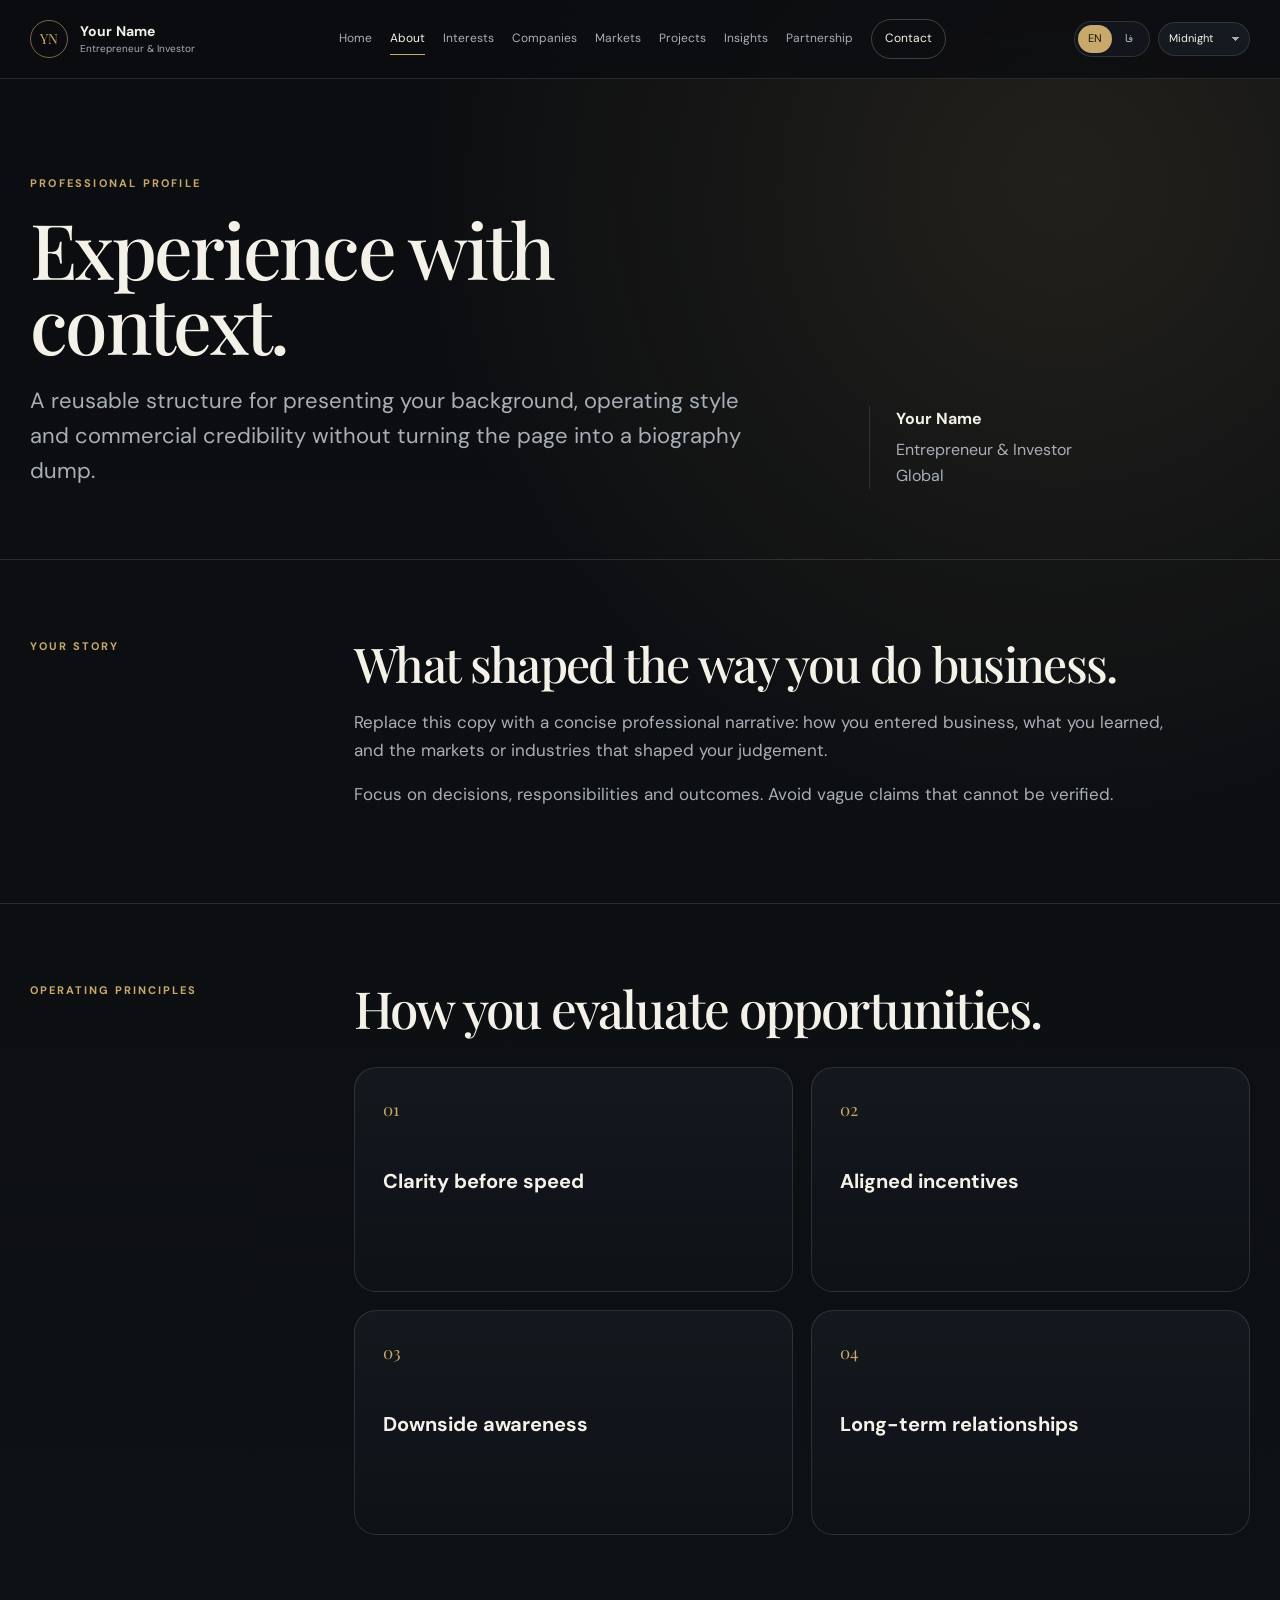
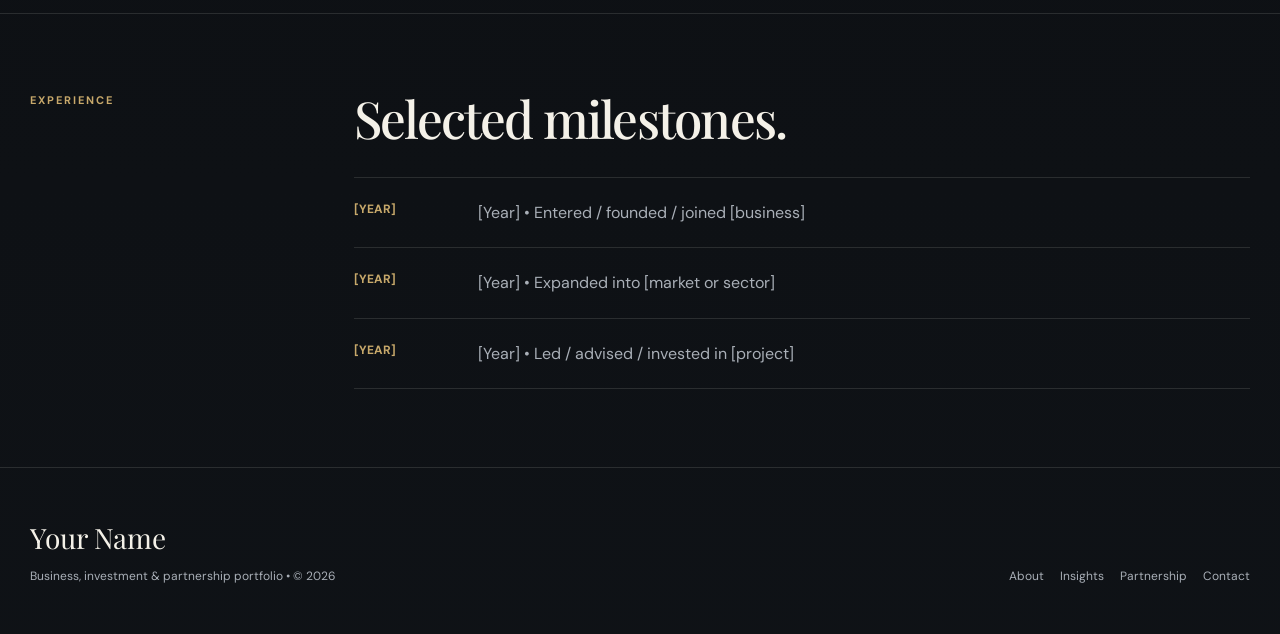
<file: about/index.html>
<!doctype html><html lang="en" dir="ltr" data-theme="midnight"><head><meta charset="utf-8"><meta name="viewport" content="width=device-width,initial-scale=1"><meta name="theme-color" content="#0b0d10"><meta name="description" content="Professional background, experience and operating principles."><meta name="robots" content="index,follow"><meta property="og:type" content="website"><meta property="og:title" content="About"><meta property="og:description" content="Professional background, experience and operating principles."><meta property="og:url" content="https://hoosseinrahimi.github.io/executive-business-portfolio/about/"><meta property="og:image" content=""><meta name="twitter:card" content="summary_large_image"><meta name="twitter:title" content="About"><meta name="twitter:description" content="Professional background, experience and operating principles."><meta name="twitter:image" content=""><link rel="canonical" href="https://hoosseinrahimi.github.io/executive-business-portfolio/about/"><link rel="icon" href="../assets/favicon.svg" type="image/svg+xml"><link rel="manifest" href="../site.webmanifest"><link rel="stylesheet" href="../assets/styles.css"><title>About</title><script>try{document.documentElement.dataset.theme=localStorage.getItem('business-template-theme')||'midnight'}catch(e){}</script><script id="structured-data" type="application/ld+json"></script></head><body data-page="about" data-root="../"><a class="skip-link" href="#main" data-i18n="ui.skip">Skip to content</a><div id="site-header"></div><main id="main"><section class="page-hero"><div class="container page-hero-grid"><div class="reveal"><div class="eyebrow" data-i18n="about.eyebrow">Professional profile</div><h1 data-i18n="about.title">Experience with context.</h1><p data-i18n="about.intro">A reusable structure for presenting your background, operating style and commercial credibility without turning the page into a biography dump.</p></div><div class="page-meta reveal"><strong data-owner>Your Name</strong><span data-role>Entrepreneur & Investor</span><br><span data-location>Global</span></div></div></section><section class="page-section"><div class="container content-grid"><div class="side-label" data-i18n="about.storyLabel">Your story</div><div class="prose reveal"><h2 data-i18n="about.storyTitle">What shaped the way you do business.</h2><p data-i18n="about.storyP1">Replace this copy with a concise professional narrative.</p><p data-i18n="about.storyP2">Focus on decisions, responsibilities and outcomes.</p></div></div></section><section class="page-section"><div class="container content-grid"><div class="side-label" data-i18n="about.principlesLabel">Operating principles</div><div><h2 class="section-title reveal" data-i18n="about.principlesTitle">How you evaluate opportunities.</h2><div class="grid grid-2" style="margin-top:32px"><article class="card reveal"><div class="card-index">01</div><h3 data-i18n="about.p1">Clarity before speed</h3></article><article class="card reveal"><div class="card-index">02</div><h3 data-i18n="about.p2">Aligned incentives</h3></article><article class="card reveal"><div class="card-index">03</div><h3 data-i18n="about.p3">Downside awareness</h3></article><article class="card reveal"><div class="card-index">04</div><h3 data-i18n="about.p4">Long-term relationships</h3></article></div></div></div></section><section class="page-section"><div class="container content-grid"><div class="side-label" data-i18n="about.experienceLabel">Experience</div><div><h2 class="section-title reveal" data-i18n="about.experienceTitle">Selected milestones.</h2><div class="timeline" style="margin-top:32px"><div class="timeline-item reveal"><div class="timeline-year">[YEAR]</div><p data-i18n="about.milestone1">[Year] • Entered / founded / joined [business]</p></div><div class="timeline-item reveal"><div class="timeline-year">[YEAR]</div><p data-i18n="about.milestone2">[Year] • Expanded into [market or sector]</p></div><div class="timeline-item reveal"><div class="timeline-year">[YEAR]</div><p data-i18n="about.milestone3">[Year] • Led / advised / invested in [project]</p></div></div></div></div></section></main><div id="site-footer"></div><script src="../assets/config.js"></script><script src="../assets/i18n.js"></script><script src="../assets/components.js"></script><script src="../assets/app.js"></script></body></html>
</file>
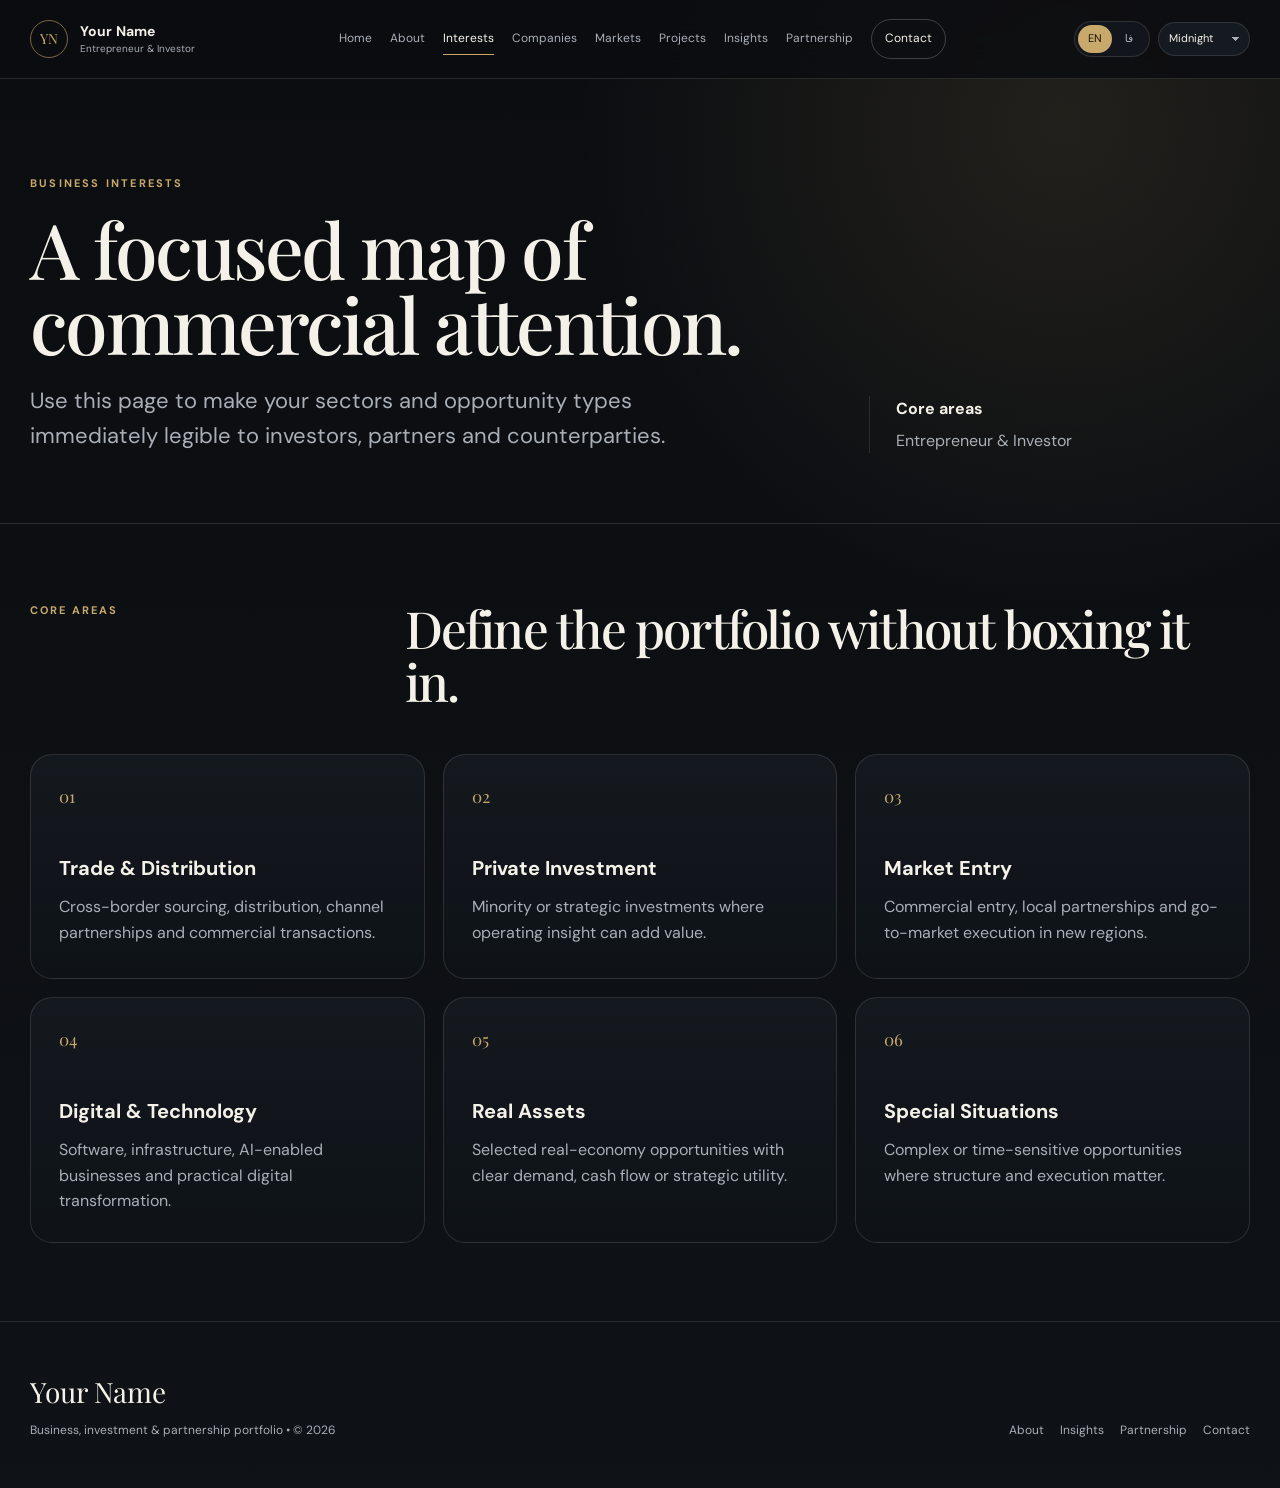
<file: business-interests/index.html>
<!doctype html><html lang="en" dir="ltr" data-theme="midnight"><head><meta charset="utf-8"><meta name="viewport" content="width=device-width,initial-scale=1"><meta name="theme-color" content="#0b0d10"><meta name="description" content="Commercial sectors, investment themes and opportunity types."><meta name="robots" content="index,follow"><meta property="og:type" content="website"><meta property="og:title" content="Business Interests"><meta property="og:description" content="Commercial sectors, investment themes and opportunity types."><meta property="og:url" content="https://hoosseinrahimi.github.io/executive-business-portfolio/business-interests/"><meta property="og:image" content=""><meta name="twitter:card" content="summary_large_image"><meta name="twitter:title" content="Business Interests"><meta name="twitter:description" content="Commercial sectors, investment themes and opportunity types."><meta name="twitter:image" content=""><link rel="canonical" href="https://hoosseinrahimi.github.io/executive-business-portfolio/business-interests/"><link rel="icon" href="../assets/favicon.svg" type="image/svg+xml"><link rel="manifest" href="../site.webmanifest"><link rel="stylesheet" href="../assets/styles.css"><title>Business Interests</title><script>try{document.documentElement.dataset.theme=localStorage.getItem('business-template-theme')||'midnight'}catch(e){}</script><script id="structured-data" type="application/ld+json"></script></head><body data-page="interests" data-root="../"><a class="skip-link" href="#main" data-i18n="ui.skip">Skip to content</a><div id="site-header"></div><main id="main"><section class="page-hero"><div class="container page-hero-grid"><div class="reveal"><div class="eyebrow" data-i18n="interests.eyebrow">Business interests</div><h1 data-i18n="interests.title">A focused map of commercial attention.</h1><p data-i18n="interests.intro">Use this page to make your sectors and opportunity types immediately legible.</p></div><div class="page-meta reveal"><strong data-i18n="interests.label">Core areas</strong><span data-role>Entrepreneur & Investor</span></div></div></section><section class="page-section"><div class="container"><div class="section-head reveal"><div class="section-kicker" data-i18n="interests.label">Core areas</div><div><h2 class="section-title" data-i18n="interests.title2">Define the portfolio without boxing it in.</h2></div></div><div class="grid grid-3"><article class="card reveal"><div class="card-index">01</div><h3 data-i18n="interests.c1">Trade & Distribution</h3><p data-i18n="interests.c1p">Cross-border sourcing, distribution and transactions.</p></article><article class="card reveal"><div class="card-index">02</div><h3 data-i18n="interests.c2">Private Investment</h3><p data-i18n="interests.c2p">Strategic investments where operating insight can add value.</p></article><article class="card reveal"><div class="card-index">03</div><h3 data-i18n="interests.c3">Market Entry</h3><p data-i18n="interests.c3p">Commercial entry and go-to-market execution.</p></article><article class="card reveal"><div class="card-index">04</div><h3 data-i18n="interests.c4">Digital & Technology</h3><p data-i18n="interests.c4p">Software, infrastructure and AI-enabled businesses.</p></article><article class="card reveal"><div class="card-index">05</div><h3 data-i18n="interests.c5">Real Assets</h3><p data-i18n="interests.c5p">Real-economy opportunities with clear utility.</p></article><article class="card reveal"><div class="card-index">06</div><h3 data-i18n="interests.c6">Special Situations</h3><p data-i18n="interests.c6p">Complex opportunities where structure and execution matter.</p></article></div></div></section></main><div id="site-footer"></div><script src="../assets/config.js"></script><script src="../assets/i18n.js"></script><script src="../assets/components.js"></script><script src="../assets/app.js"></script></body></html>
</file>
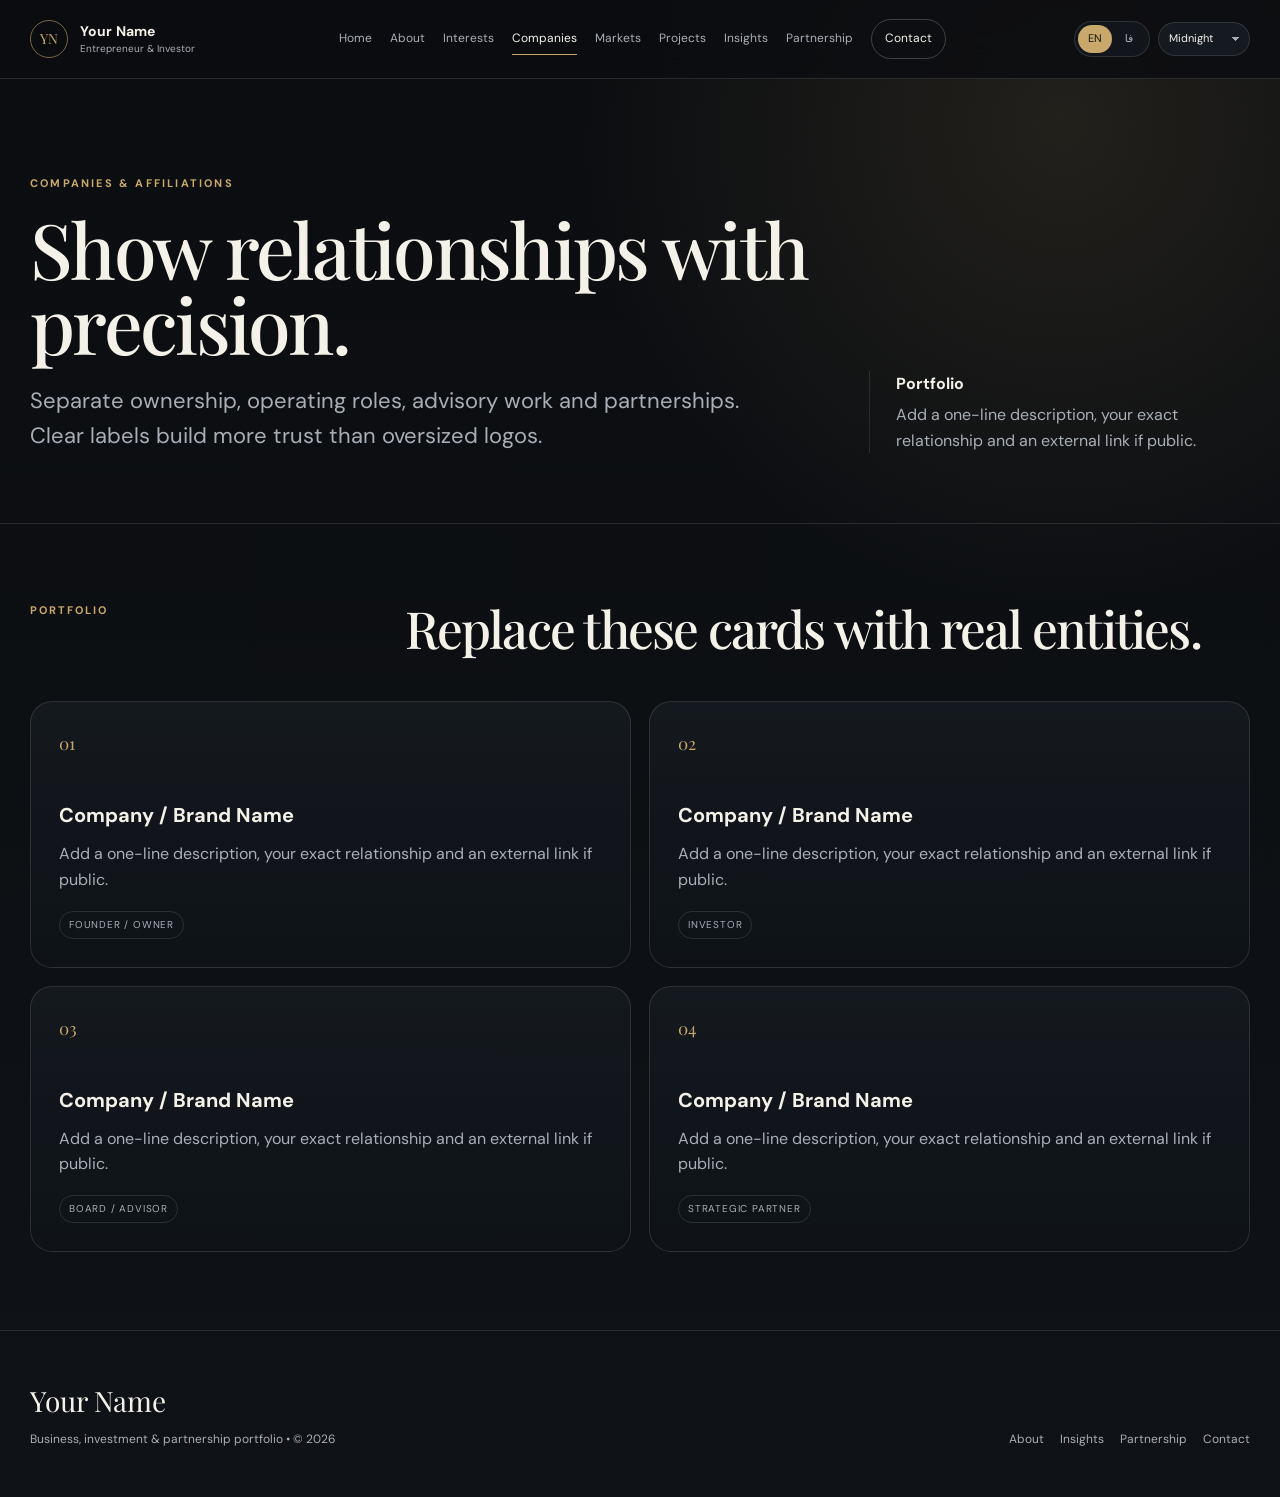
<file: companies/index.html>
<!doctype html><html lang="en" dir="ltr" data-theme="midnight"><head><meta charset="utf-8"><meta name="viewport" content="width=device-width,initial-scale=1"><meta name="theme-color" content="#0b0d10"><meta name="description" content="Companies, brands, investments and professional affiliations."><meta name="robots" content="index,follow"><meta property="og:type" content="website"><meta property="og:title" content="Companies"><meta property="og:description" content="Companies, brands, investments and professional affiliations."><meta property="og:url" content="https://hoosseinrahimi.github.io/executive-business-portfolio/companies/"><meta property="og:image" content=""><meta name="twitter:card" content="summary_large_image"><meta name="twitter:title" content="Companies"><meta name="twitter:description" content="Companies, brands, investments and professional affiliations."><meta name="twitter:image" content=""><link rel="canonical" href="https://hoosseinrahimi.github.io/executive-business-portfolio/companies/"><link rel="icon" href="../assets/favicon.svg" type="image/svg+xml"><link rel="manifest" href="../site.webmanifest"><link rel="stylesheet" href="../assets/styles.css"><title>Companies</title><script>try{document.documentElement.dataset.theme=localStorage.getItem('business-template-theme')||'midnight'}catch(e){}</script><script id="structured-data" type="application/ld+json"></script></head><body data-page="companies" data-root="../"><a class="skip-link" href="#main" data-i18n="ui.skip">Skip to content</a><div id="site-header"></div><main id="main"><section class="page-hero"><div class="container page-hero-grid"><div class="reveal"><div class="eyebrow" data-i18n="companies.eyebrow">Companies & affiliations</div><h1 data-i18n="companies.title">Show relationships with precision.</h1><p data-i18n="companies.intro">Separate ownership, operating roles, advisory work and partnerships.</p></div><div class="page-meta reveal"><strong data-i18n="companies.label">Portfolio</strong><span data-i18n="companies.note">Add a one-line description and exact relationship.</span></div></div></section><section class="page-section"><div class="container"><div class="section-head reveal"><div class="section-kicker" data-i18n="companies.label">Portfolio</div><div><h2 class="section-title" data-i18n="companies.title2">Replace these cards with real entities.</h2></div></div><div class="grid grid-2"><article class="card reveal"><div class="card-index">01</div><h3 data-i18n="companies.placeholder">Company / Brand Name</h3><p data-i18n="companies.note">Add a one-line description.</p><span class="card-tag" data-i18n="companies.role1">Founder / Owner</span></article><article class="card reveal"><div class="card-index">02</div><h3 data-i18n="companies.placeholder">Company / Brand Name</h3><p data-i18n="companies.note">Add a one-line description.</p><span class="card-tag" data-i18n="companies.role2">Investor</span></article><article class="card reveal"><div class="card-index">03</div><h3 data-i18n="companies.placeholder">Company / Brand Name</h3><p data-i18n="companies.note">Add a one-line description.</p><span class="card-tag" data-i18n="companies.role3">Board / Advisor</span></article><article class="card reveal"><div class="card-index">04</div><h3 data-i18n="companies.placeholder">Company / Brand Name</h3><p data-i18n="companies.note">Add a one-line description.</p><span class="card-tag" data-i18n="companies.role4">Strategic Partner</span></article></div></div></section></main><div id="site-footer"></div><script src="../assets/config.js"></script><script src="../assets/i18n.js"></script><script src="../assets/components.js"></script><script src="../assets/app.js"></script></body></html>
</file>
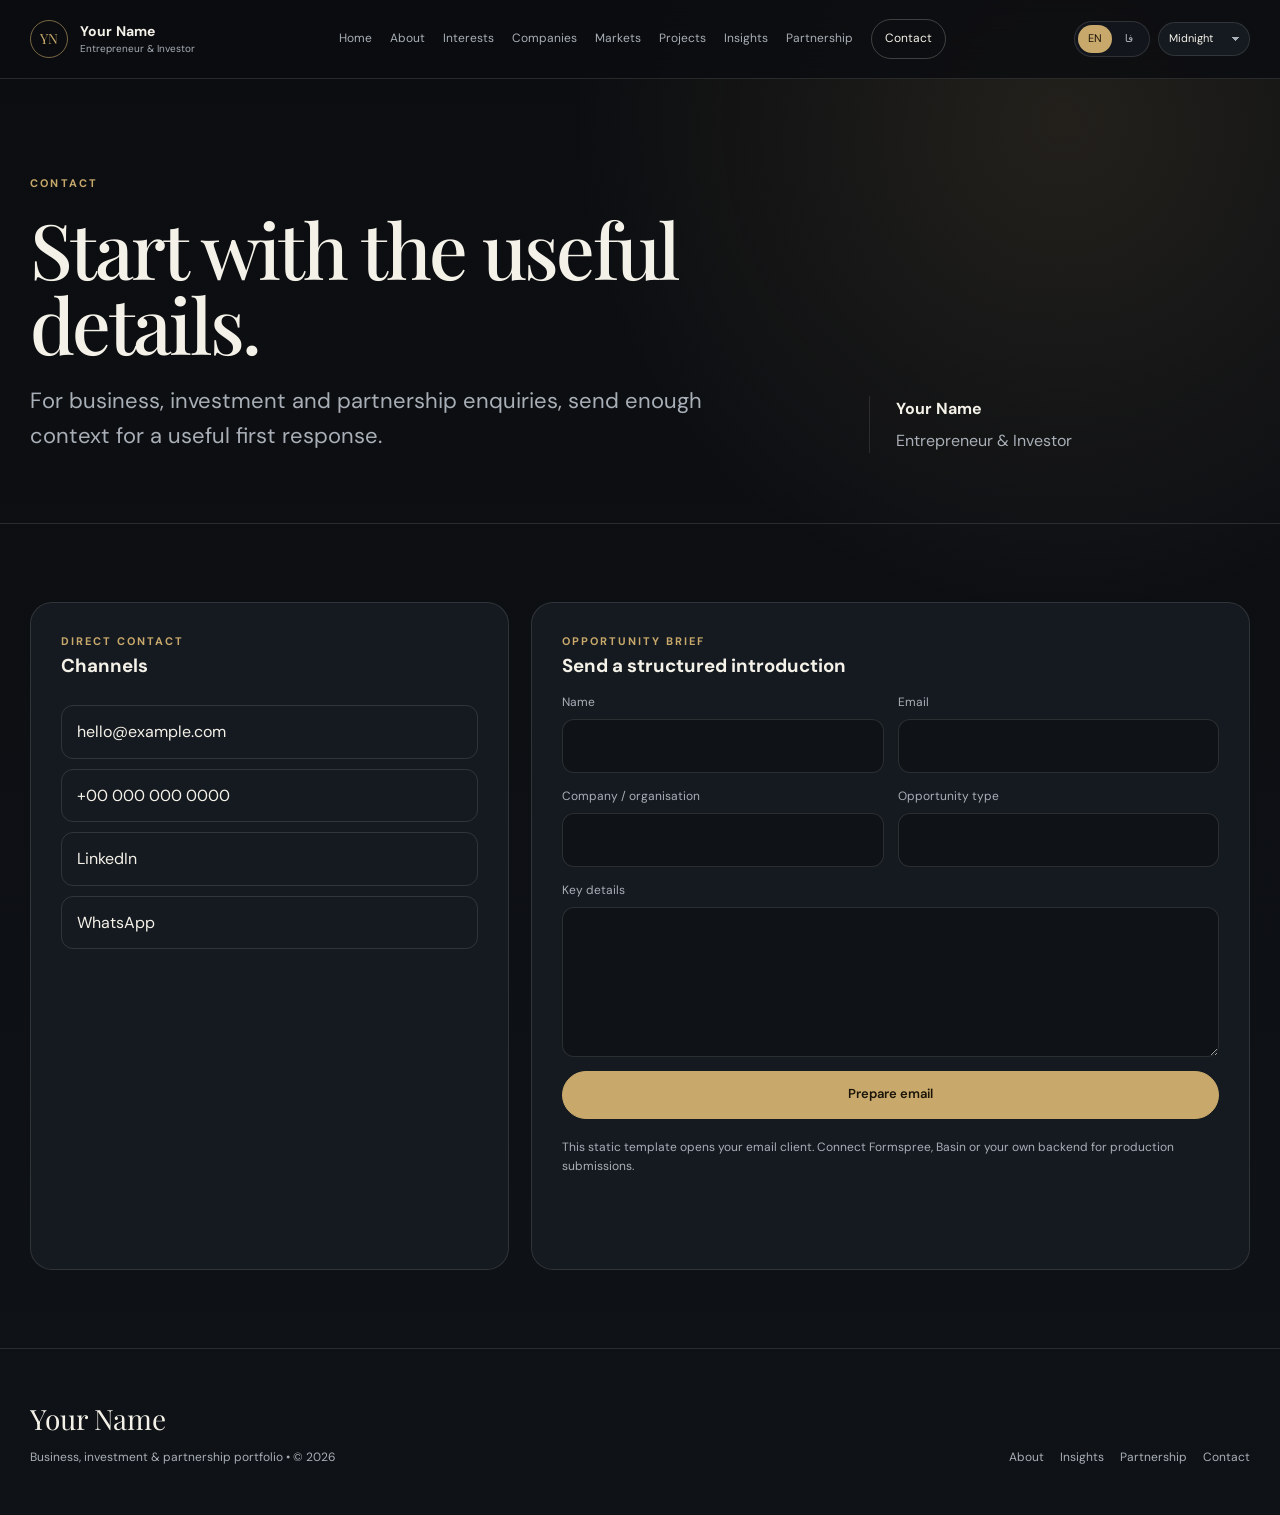
<file: contact/index.html>
<!doctype html><html lang="en" dir="ltr" data-theme="midnight"><head><meta charset="utf-8"><meta name="viewport" content="width=device-width,initial-scale=1"><meta name="theme-color" content="#0b0d10"><meta name="description" content="Direct contact for business, investment and partnership enquiries."><meta name="robots" content="index,follow"><meta property="og:type" content="website"><meta property="og:title" content="Contact"><meta property="og:description" content="Direct contact for business, investment and partnership enquiries."><meta property="og:url" content="https://hoosseinrahimi.github.io/executive-business-portfolio/contact/"><meta property="og:image" content=""><meta name="twitter:card" content="summary_large_image"><meta name="twitter:title" content="Contact"><meta name="twitter:description" content="Direct contact for business, investment and partnership enquiries."><meta name="twitter:image" content=""><link rel="canonical" href="https://hoosseinrahimi.github.io/executive-business-portfolio/contact/"><link rel="icon" href="../assets/favicon.svg" type="image/svg+xml"><link rel="manifest" href="../site.webmanifest"><link rel="stylesheet" href="../assets/styles.css"><title>Contact</title><script>try{document.documentElement.dataset.theme=localStorage.getItem('business-template-theme')||'midnight'}catch(e){}</script><script id="structured-data" type="application/ld+json"></script></head><body data-page="contact" data-root="../"><a class="skip-link" href="#main" data-i18n="ui.skip">Skip to content</a><div id="site-header"></div><main id="main"><section class="page-hero"><div class="container page-hero-grid"><div class="reveal"><div class="eyebrow" data-i18n="contact.eyebrow">Contact</div><h1 data-i18n="contact.title">Start with the useful details.</h1><p data-i18n="contact.intro">For business, investment and partnership enquiries, send enough context for a useful first response.</p></div><div class="page-meta reveal"><strong data-owner>Your Name</strong><span data-role>Entrepreneur & Investor</span></div></div></section><section class="page-section"><div class="container contact-grid"><aside class="contact-panel reveal"><div class="side-label" data-i18n="contact.directLabel">Direct contact</div><h3 data-i18n="contact.directTitle">Channels</h3><div class="contact-links"><a data-email href="mailto:hello@example.com">hello@example.com</a><a data-phone href="#">+00 000 000 0000</a><a data-linkedin href="#" rel="noopener">LinkedIn</a><a data-whatsapp href="#" rel="noopener">WhatsApp</a></div></aside><section class="contact-panel reveal"><div class="side-label" data-i18n="contact.formLabel">Opportunity brief</div><h3 data-i18n="contact.formTitle">Send a structured introduction</h3><form data-contact-form><div class="form-grid"><div class="field"><label for="name" data-i18n="contact.name">Name</label><input id="name" name="name" required autocomplete="name"></div><div class="field"><label for="email" data-i18n="contact.email">Email</label><input id="email" name="email" type="email" required autocomplete="email"></div><div class="field"><label for="company" data-i18n="contact.company">Company / organisation</label><input id="company" name="company" autocomplete="organization"></div><div class="field"><label for="subject" data-i18n="contact.subject">Opportunity type</label><input id="subject" name="subject" required></div><div class="field full"><label for="message" data-i18n="contact.message">Key details</label><textarea id="message" name="message" required></textarea></div><div class="field full"><button class="btn btn-accent" type="submit" data-i18n="contact.send">Prepare email</button><p class="form-note" data-i18n="contact.note">This static template opens your email client.</p><p class="form-status" data-form-status aria-live="polite"></p></div></div></form></section></div></section></main><div id="site-footer"></div><script src="../assets/config.js"></script><script src="../assets/i18n.js"></script><script src="../assets/components.js"></script><script src="../assets/app.js"></script></body></html>
</file>
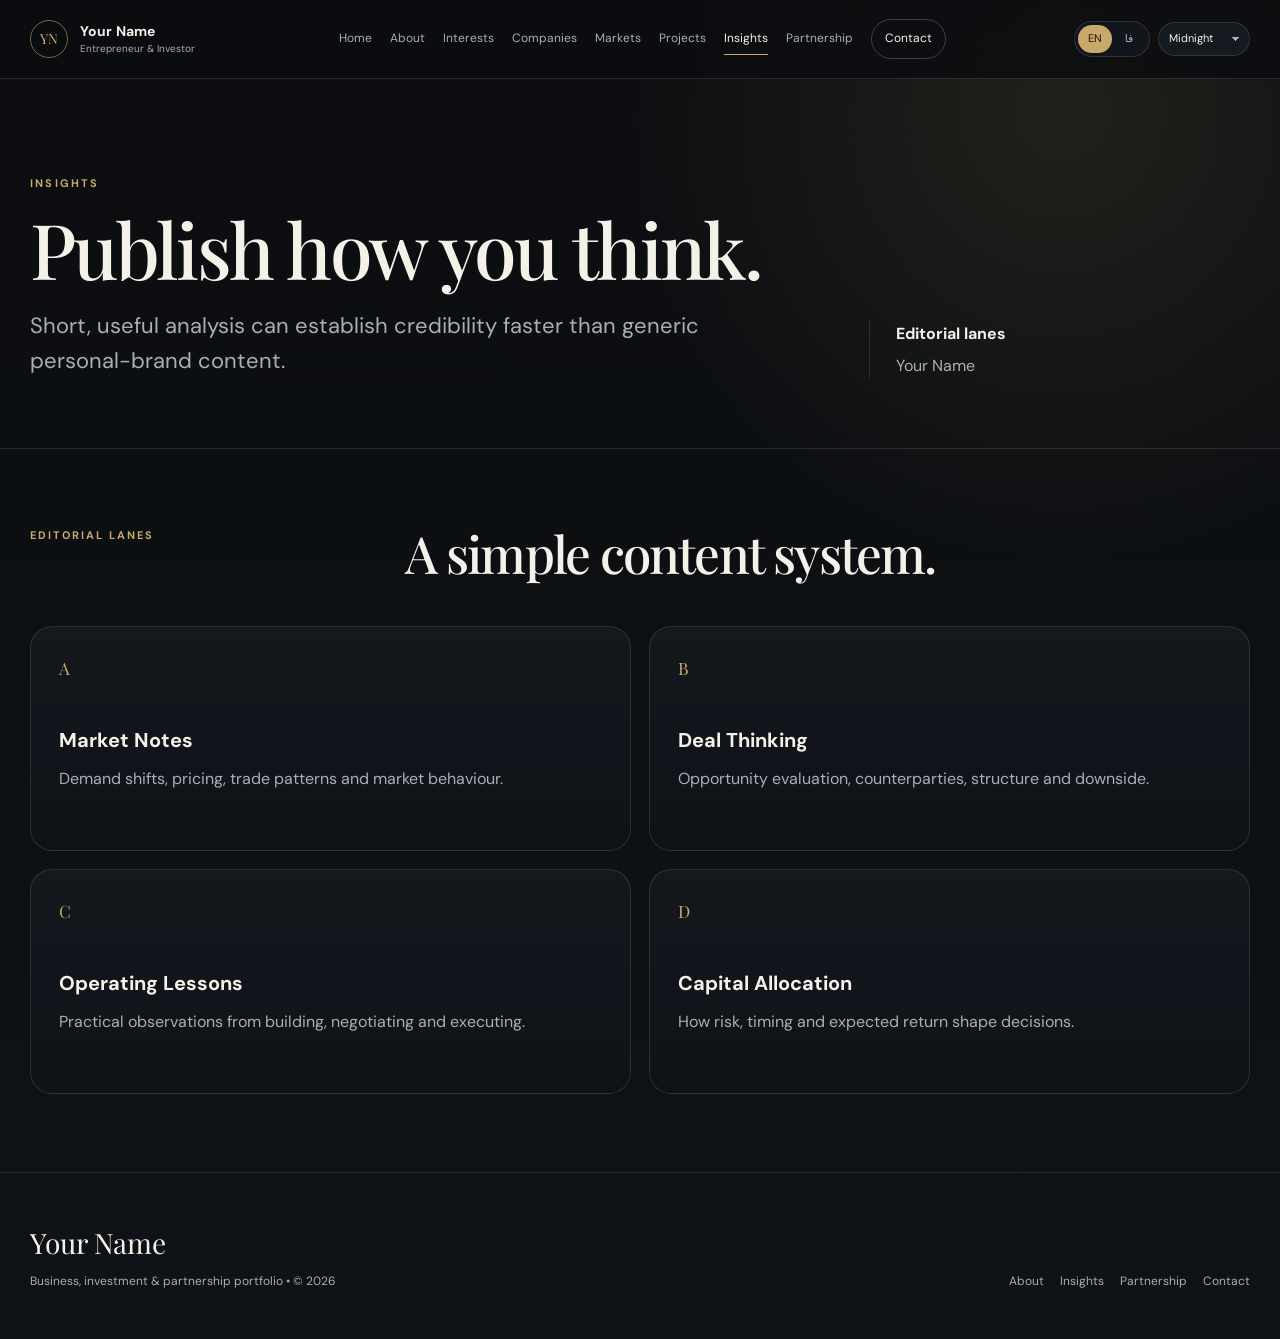
<file: insights/index.html>
<!doctype html><html lang="en" dir="ltr" data-theme="midnight"><head><meta charset="utf-8"><meta name="viewport" content="width=device-width,initial-scale=1"><meta name="theme-color" content="#0b0d10"><meta name="description" content="Business, market and investment analysis."><meta name="robots" content="index,follow"><meta property="og:type" content="website"><meta property="og:title" content="Insights"><meta property="og:description" content="Business, market and investment analysis."><meta property="og:url" content="https://hoosseinrahimi.github.io/executive-business-portfolio/insights/"><meta property="og:image" content=""><meta name="twitter:card" content="summary_large_image"><meta name="twitter:title" content="Insights"><meta name="twitter:description" content="Business, market and investment analysis."><meta name="twitter:image" content=""><link rel="canonical" href="https://hoosseinrahimi.github.io/executive-business-portfolio/insights/"><link rel="icon" href="../assets/favicon.svg" type="image/svg+xml"><link rel="manifest" href="../site.webmanifest"><link rel="stylesheet" href="../assets/styles.css"><title>Insights</title><script>try{document.documentElement.dataset.theme=localStorage.getItem('business-template-theme')||'midnight'}catch(e){}</script><script id="structured-data" type="application/ld+json"></script></head><body data-page="insights" data-root="../"><a class="skip-link" href="#main" data-i18n="ui.skip">Skip to content</a><div id="site-header"></div><main id="main"><section class="page-hero"><div class="container page-hero-grid"><div class="reveal"><div class="eyebrow" data-i18n="insights.eyebrow">Insights</div><h1 data-i18n="insights.title">Publish how you think.</h1><p data-i18n="insights.intro">Short, useful analysis can establish credibility faster than generic personal-brand content.</p></div><div class="page-meta reveal"><strong data-i18n="insights.label">Editorial lanes</strong><span data-owner>Your Name</span></div></div></section><section class="page-section"><div class="container"><div class="section-head reveal"><div class="section-kicker" data-i18n="insights.label">Editorial lanes</div><div><h2 class="section-title" data-i18n="insights.title2">A simple content system.</h2></div></div><div class="grid grid-2"><article class="card reveal"><div class="card-index">A</div><h3 data-i18n="insights.i1">Market Notes</h3><p data-i18n="insights.i1p">Demand shifts, pricing, trade patterns and market behaviour.</p></article><article class="card reveal"><div class="card-index">B</div><h3 data-i18n="insights.i2">Deal Thinking</h3><p data-i18n="insights.i2p">Opportunity evaluation, counterparties, structure and downside.</p></article><article class="card reveal"><div class="card-index">C</div><h3 data-i18n="insights.i3">Operating Lessons</h3><p data-i18n="insights.i3p">Practical observations from building, negotiating and executing.</p></article><article class="card reveal"><div class="card-index">D</div><h3 data-i18n="insights.i4">Capital Allocation</h3><p data-i18n="insights.i4p">How risk, timing and expected return shape decisions.</p></article></div></div></section></main><div id="site-footer"></div><script src="../assets/config.js"></script><script src="../assets/i18n.js"></script><script src="../assets/components.js"></script><script src="../assets/app.js"></script></body></html>
</file>
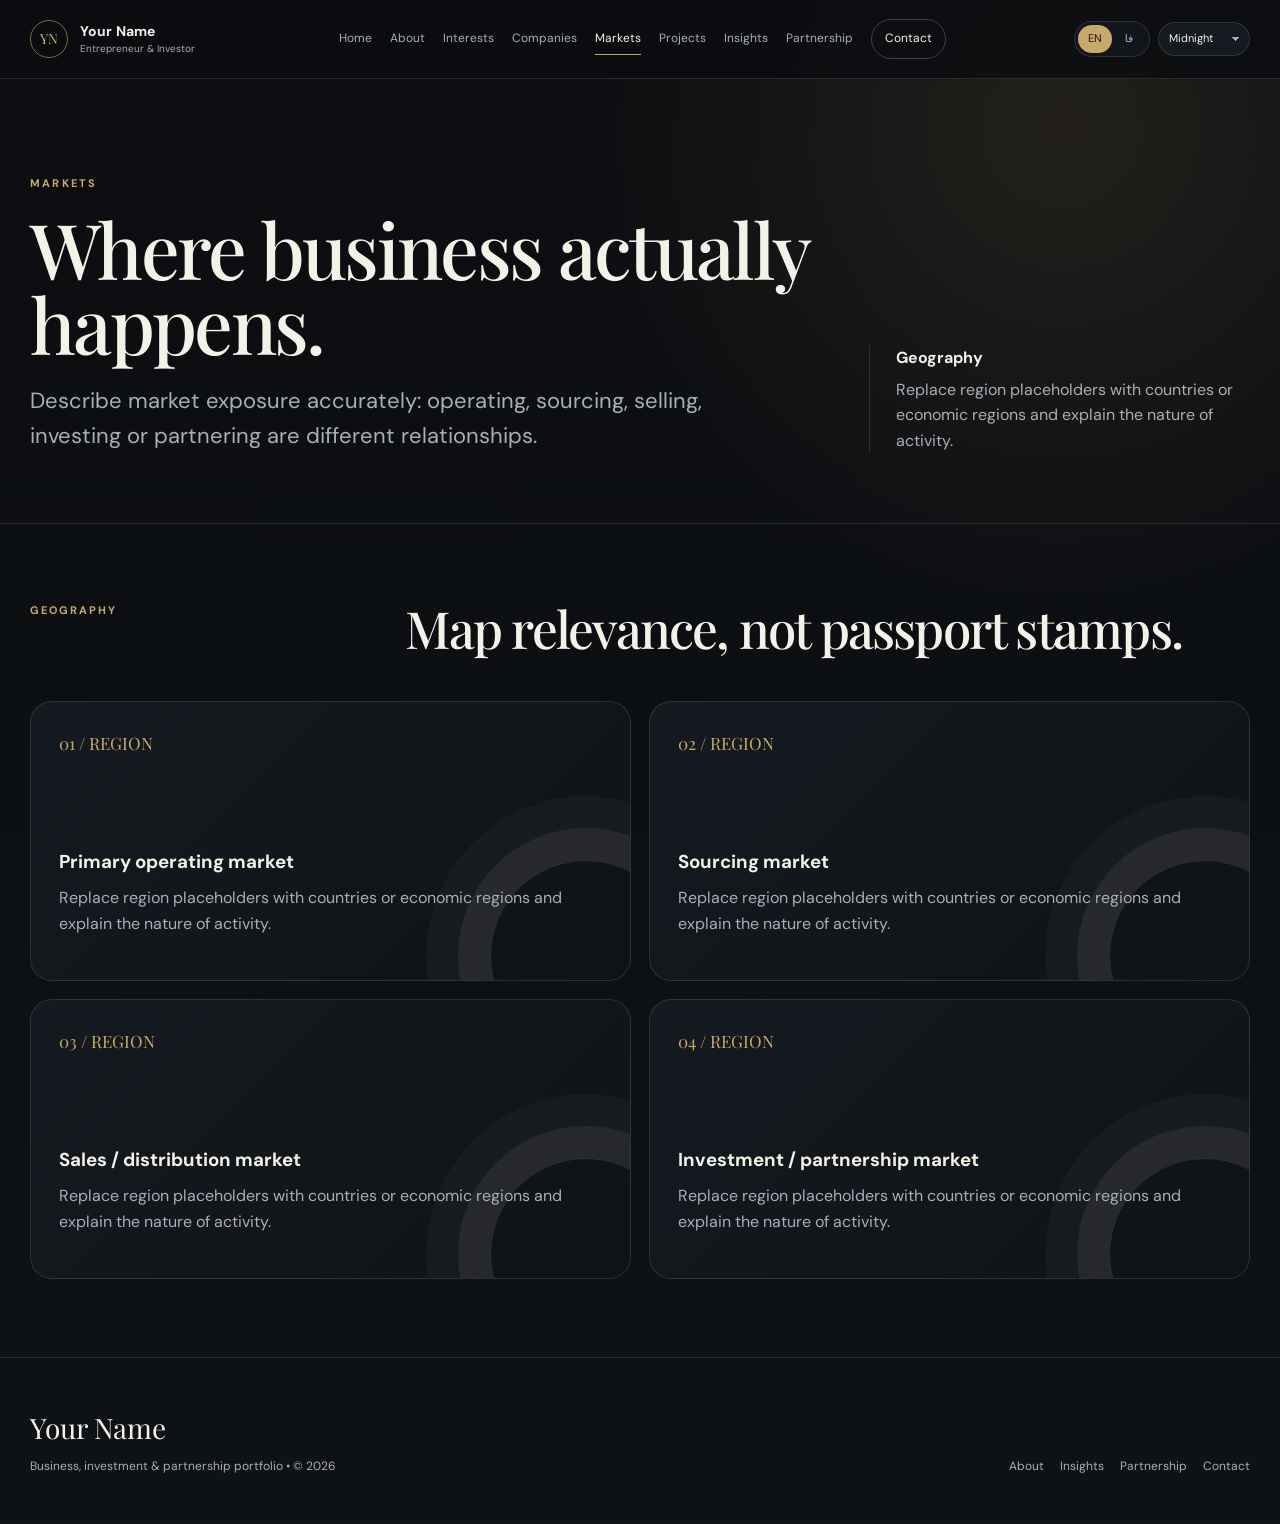
<file: markets/index.html>
<!doctype html><html lang="en" dir="ltr" data-theme="midnight"><head><meta charset="utf-8"><meta name="viewport" content="width=device-width,initial-scale=1"><meta name="theme-color" content="#0b0d10"><meta name="description" content="Operating, sourcing, sales, investment and partnership markets."><meta name="robots" content="index,follow"><meta property="og:type" content="website"><meta property="og:title" content="Markets"><meta property="og:description" content="Operating, sourcing, sales, investment and partnership markets."><meta property="og:url" content="https://hoosseinrahimi.github.io/executive-business-portfolio/markets/"><meta property="og:image" content=""><meta name="twitter:card" content="summary_large_image"><meta name="twitter:title" content="Markets"><meta name="twitter:description" content="Operating, sourcing, sales, investment and partnership markets."><meta name="twitter:image" content=""><link rel="canonical" href="https://hoosseinrahimi.github.io/executive-business-portfolio/markets/"><link rel="icon" href="../assets/favicon.svg" type="image/svg+xml"><link rel="manifest" href="../site.webmanifest"><link rel="stylesheet" href="../assets/styles.css"><title>Markets</title><script>try{document.documentElement.dataset.theme=localStorage.getItem('business-template-theme')||'midnight'}catch(e){}</script><script id="structured-data" type="application/ld+json"></script></head><body data-page="markets" data-root="../"><a class="skip-link" href="#main" data-i18n="ui.skip">Skip to content</a><div id="site-header"></div><main id="main"><section class="page-hero"><div class="container page-hero-grid"><div class="reveal"><div class="eyebrow" data-i18n="markets.eyebrow">Markets</div><h1 data-i18n="markets.title">Where business actually happens.</h1><p data-i18n="markets.intro">Describe market exposure accurately.</p></div><div class="page-meta reveal"><strong data-i18n="markets.label">Geography</strong><span data-i18n="markets.note">Replace region placeholders and explain the nature of activity.</span></div></div></section><section class="page-section"><div class="container"><div class="section-head reveal"><div class="section-kicker" data-i18n="markets.label">Geography</div><div><h2 class="section-title" data-i18n="markets.title2">Map relevance, not passport stamps.</h2></div></div><div class="market-grid"><article class="market-card reveal"><div class="card-index">01 / REGION</div><h3 data-i18n="markets.m1">Primary operating market</h3><p data-i18n="markets.note">Replace region placeholders with real countries or regions.</p></article><article class="market-card reveal"><div class="card-index">02 / REGION</div><h3 data-i18n="markets.m2">Sourcing market</h3><p data-i18n="markets.note">Replace region placeholders with real countries or regions.</p></article><article class="market-card reveal"><div class="card-index">03 / REGION</div><h3 data-i18n="markets.m3">Sales / distribution market</h3><p data-i18n="markets.note">Replace region placeholders with real countries or regions.</p></article><article class="market-card reveal"><div class="card-index">04 / REGION</div><h3 data-i18n="markets.m4">Investment / partnership market</h3><p data-i18n="markets.note">Replace region placeholders with real countries or regions.</p></article></div></div></section></main><div id="site-footer"></div><script src="../assets/config.js"></script><script src="../assets/i18n.js"></script><script src="../assets/components.js"></script><script src="../assets/app.js"></script></body></html>
</file>
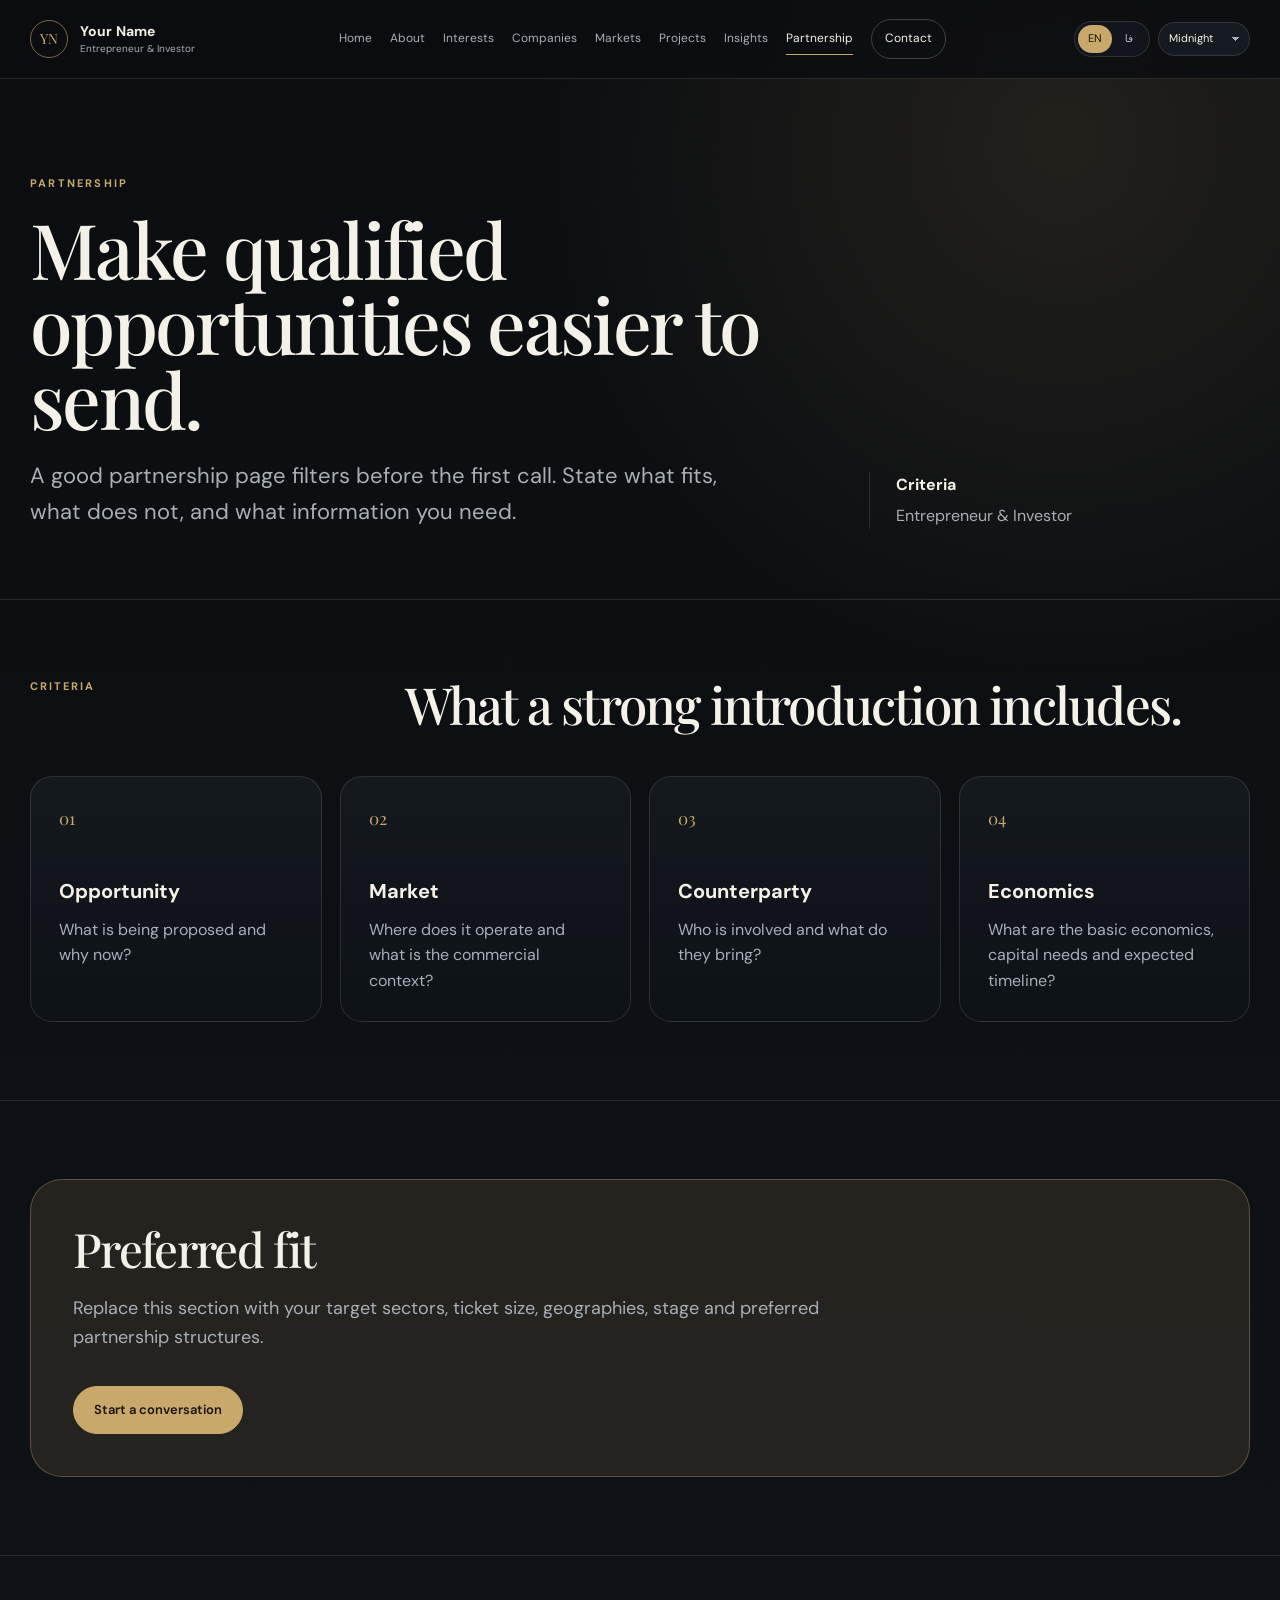
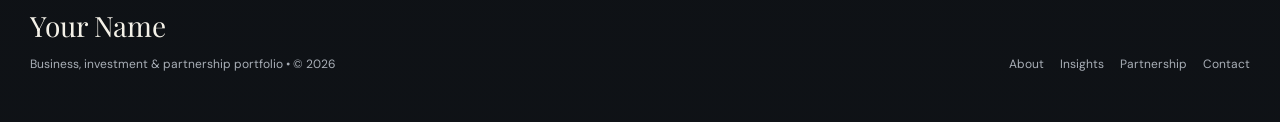
<file: partnership/index.html>
<!doctype html><html lang="en" dir="ltr" data-theme="midnight"><head><meta charset="utf-8"><meta name="viewport" content="width=device-width,initial-scale=1"><meta name="theme-color" content="#0b0d10"><meta name="description" content="Partnership criteria and qualified business opportunities."><meta name="robots" content="index,follow"><meta property="og:type" content="website"><meta property="og:title" content="Partnership"><meta property="og:description" content="Partnership criteria and qualified business opportunities."><meta property="og:url" content="https://hoosseinrahimi.github.io/executive-business-portfolio/partnership/"><meta property="og:image" content=""><meta name="twitter:card" content="summary_large_image"><meta name="twitter:title" content="Partnership"><meta name="twitter:description" content="Partnership criteria and qualified business opportunities."><meta name="twitter:image" content=""><link rel="canonical" href="https://hoosseinrahimi.github.io/executive-business-portfolio/partnership/"><link rel="icon" href="../assets/favicon.svg" type="image/svg+xml"><link rel="manifest" href="../site.webmanifest"><link rel="stylesheet" href="../assets/styles.css"><title>Partnership</title><script>try{document.documentElement.dataset.theme=localStorage.getItem('business-template-theme')||'midnight'}catch(e){}</script><script id="structured-data" type="application/ld+json"></script></head><body data-page="partnership" data-root="../"><a class="skip-link" href="#main" data-i18n="ui.skip">Skip to content</a><div id="site-header"></div><main id="main"><section class="page-hero"><div class="container page-hero-grid"><div class="reveal"><div class="eyebrow" data-i18n="partnership.eyebrow">Partnership</div><h1 data-i18n="partnership.title">Make qualified opportunities easier to send.</h1><p data-i18n="partnership.intro">A good partnership page filters before the first call.</p></div><div class="page-meta reveal"><strong data-i18n="partnership.label">Criteria</strong><span data-role>Entrepreneur & Investor</span></div></div></section><section class="page-section"><div class="container"><div class="section-head reveal"><div class="section-kicker" data-i18n="partnership.label">Criteria</div><div><h2 class="section-title" data-i18n="partnership.title2">What a strong introduction includes.</h2></div></div><div class="grid grid-4"><article class="card reveal"><div class="card-index">01</div><h3 data-i18n="partnership.c1">Opportunity</h3><p data-i18n="partnership.c1p">What is being proposed and why now?</p></article><article class="card reveal"><div class="card-index">02</div><h3 data-i18n="partnership.c2">Market</h3><p data-i18n="partnership.c2p">Where does it operate?</p></article><article class="card reveal"><div class="card-index">03</div><h3 data-i18n="partnership.c3">Counterparty</h3><p data-i18n="partnership.c3p">Who is involved?</p></article><article class="card reveal"><div class="card-index">04</div><h3 data-i18n="partnership.c4">Economics</h3><p data-i18n="partnership.c4p">What are the basic economics?</p></article></div></div></section><section class="page-section"><div class="container"><div class="quote-panel reveal"><p data-i18n="partnership.fitTitle">Preferred fit</p><div class="section-copy" data-i18n="partnership.fitCopy">Replace this section with your target sectors, ticket size, geographies, stage and preferred partnership structures.</div><div class="hero-actions"><a class="btn btn-accent" href="../contact/" data-i18n="partnership.button">Start a conversation</a></div></div></div></section></main><div id="site-footer"></div><script src="../assets/config.js"></script><script src="../assets/i18n.js"></script><script src="../assets/components.js"></script><script src="../assets/app.js"></script></body></html>
</file>
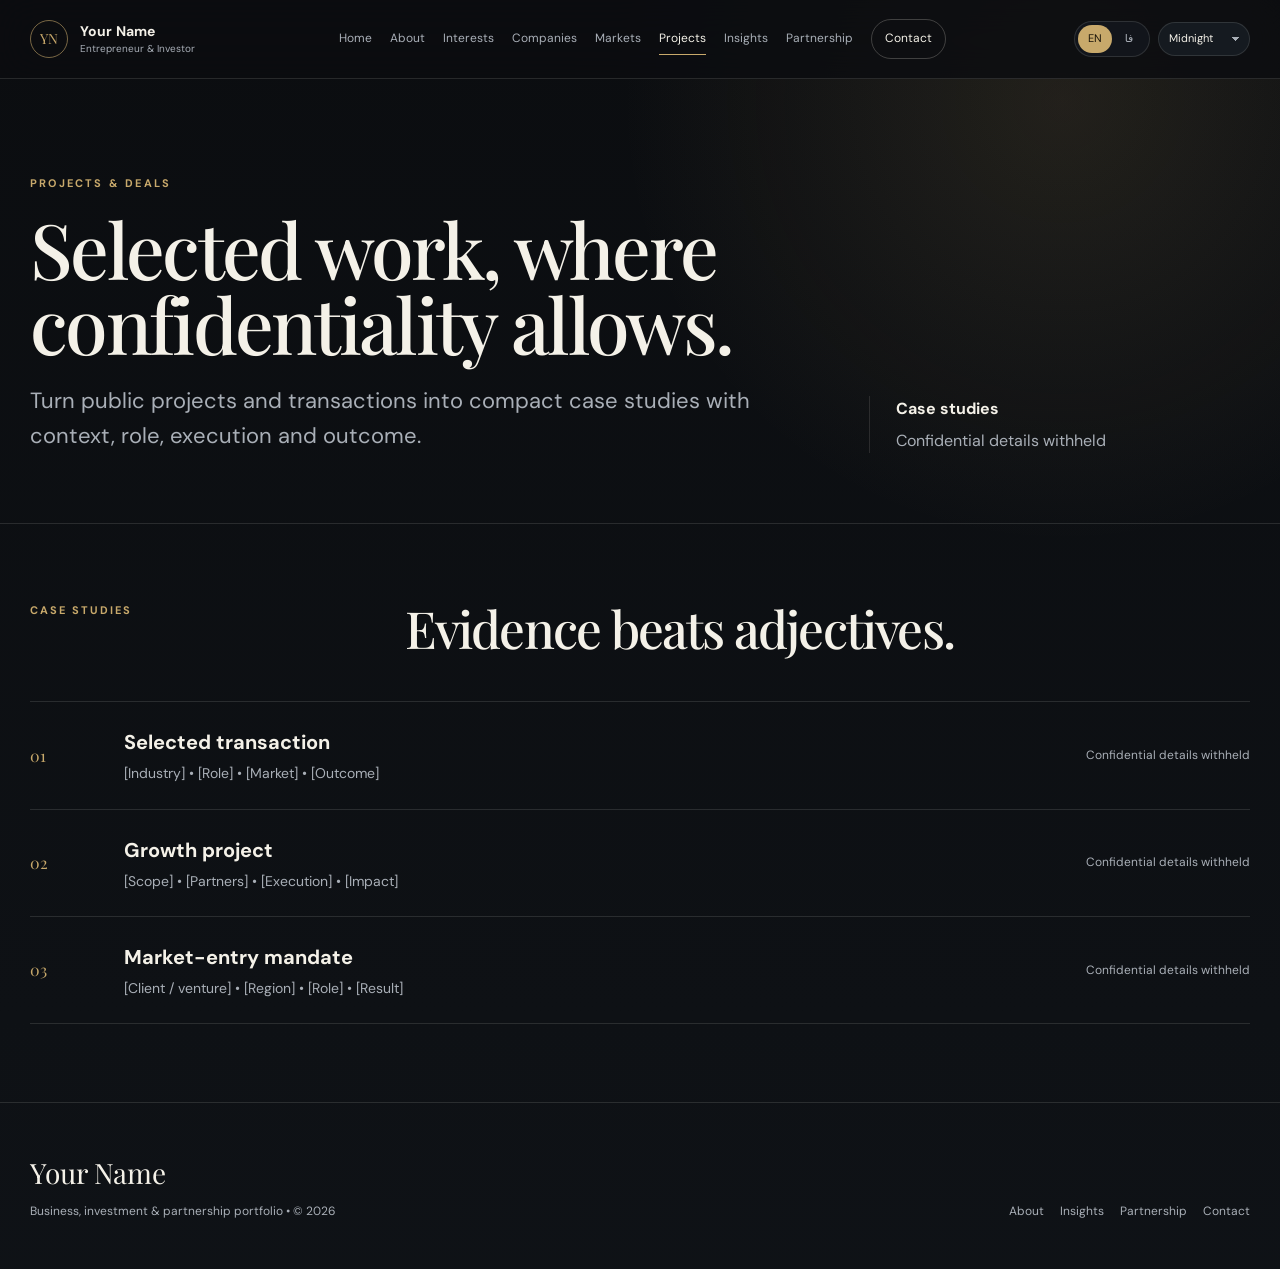
<file: projects/index.html>
<!doctype html><html lang="en" dir="ltr" data-theme="midnight"><head><meta charset="utf-8"><meta name="viewport" content="width=device-width,initial-scale=1"><meta name="theme-color" content="#0b0d10"><meta name="description" content="Selected public projects, transactions and case studies."><meta name="robots" content="index,follow"><meta property="og:type" content="website"><meta property="og:title" content="Projects & Deals"><meta property="og:description" content="Selected public projects, transactions and case studies."><meta property="og:url" content="https://hoosseinrahimi.github.io/executive-business-portfolio/projects/"><meta property="og:image" content=""><meta name="twitter:card" content="summary_large_image"><meta name="twitter:title" content="Projects & Deals"><meta name="twitter:description" content="Selected public projects, transactions and case studies."><meta name="twitter:image" content=""><link rel="canonical" href="https://hoosseinrahimi.github.io/executive-business-portfolio/projects/"><link rel="icon" href="../assets/favicon.svg" type="image/svg+xml"><link rel="manifest" href="../site.webmanifest"><link rel="stylesheet" href="../assets/styles.css"><title>Projects & Deals</title><script>try{document.documentElement.dataset.theme=localStorage.getItem('business-template-theme')||'midnight'}catch(e){}</script><script id="structured-data" type="application/ld+json"></script></head><body data-page="projects" data-root="../"><a class="skip-link" href="#main" data-i18n="ui.skip">Skip to content</a><div id="site-header"></div><main id="main"><section class="page-hero"><div class="container page-hero-grid"><div class="reveal"><div class="eyebrow" data-i18n="projects.eyebrow">Projects & deals</div><h1 data-i18n="projects.title">Selected work, where confidentiality allows.</h1><p data-i18n="projects.intro">Turn public projects and transactions into compact case studies.</p></div><div class="page-meta reveal"><strong data-i18n="projects.label">Case studies</strong><span data-i18n="projects.confidential">Confidential details withheld</span></div></div></section><section class="page-section"><div class="container"><div class="section-head reveal"><div class="section-kicker" data-i18n="projects.label">Case studies</div><div><h2 class="section-title" data-i18n="projects.title2">Evidence beats adjectives.</h2></div></div><div class="list-row reveal"><div class="list-num">01</div><div><h3 data-i18n="projects.case1">Selected transaction</h3><p data-i18n="projects.case1p">[Industry] • [Role] • [Market] • [Outcome]</p></div><div class="list-meta" data-i18n="projects.confidential">Confidential details withheld</div></div><div class="list-row reveal"><div class="list-num">02</div><div><h3 data-i18n="projects.case2">Growth project</h3><p data-i18n="projects.case2p">[Scope] • [Partners] • [Execution] • [Impact]</p></div><div class="list-meta" data-i18n="projects.confidential">Confidential details withheld</div></div><div class="list-row reveal"><div class="list-num">03</div><div><h3 data-i18n="projects.case3">Market-entry mandate</h3><p data-i18n="projects.case3p">[Client / venture] • [Region] • [Role] • [Result]</p></div><div class="list-meta" data-i18n="projects.confidential">Confidential details withheld</div></div></div></section></main><div id="site-footer"></div><script src="../assets/config.js"></script><script src="../assets/i18n.js"></script><script src="../assets/components.js"></script><script src="../assets/app.js"></script></body></html>
</file>
<file: assets/styles.css>
@import url('https://fonts.googleapis.com/css2?family=DM+Sans:wght@400;500;600;700&family=Playfair+Display:wght@500;600&family=Vazirmatn:wght@400;500;600;700&display=swap');

:root {
  --max: 1220px;
  --radius-sm: 14px;
  --radius-md: 22px;
  --radius-lg: 32px;
  --shadow: 0 28px 80px rgba(0,0,0,.18);
  --header-h: 78px;
  --transition: 180ms ease;
}

html[data-theme="midnight"] {
  --bg: #0b0d10;
  --bg-soft: #11151a;
  --panel: #151a20;
  --panel-2: #0f1318;
  --text: #f4f1e8;
  --muted: #a9afb7;
  --line: rgba(244,241,232,.12);
  --line-strong: rgba(244,241,232,.22);
  --accent: #c8a96b;
  --accent-ink: #1a1409;
  --accent-soft: rgba(200,169,107,.12);
  --header: rgba(11,13,16,.82);
  --image-filter: saturate(.75) contrast(1.03);
}

html[data-theme="ivory"] {
  --bg: #f2eee5;
  --bg-soft: #ebe5d8;
  --panel: #faf7f0;
  --panel-2: #e8e1d3;
  --text: #161616;
  --muted: #66635d;
  --line: rgba(22,22,22,.12);
  --line-strong: rgba(22,22,22,.24);
  --accent: #8b5d2e;
  --accent-ink: #fffaf3;
  --accent-soft: rgba(139,93,46,.1);
  --header: rgba(242,238,229,.86);
  --image-filter: saturate(.8) contrast(.96);
}

html[data-theme="emerald"] {
  --bg: #07130f;
  --bg-soft: #0b1d16;
  --panel: #10271e;
  --panel-2: #0b1813;
  --text: #eff8f1;
  --muted: #a8bcb1;
  --line: rgba(239,248,241,.12);
  --line-strong: rgba(239,248,241,.22);
  --accent: #7fc69c;
  --accent-ink: #07130f;
  --accent-soft: rgba(127,198,156,.12);
  --header: rgba(7,19,15,.84);
  --image-filter: saturate(.72) hue-rotate(35deg) contrast(1.05);
}

html[data-theme="slate"] {
  --bg: #111821;
  --bg-soft: #17212c;
  --panel: #1c2835;
  --panel-2: #131c25;
  --text: #edf3f8;
  --muted: #a9b4bf;
  --line: rgba(237,243,248,.12);
  --line-strong: rgba(237,243,248,.22);
  --accent: #8fb3d9;
  --accent-ink: #0b1118;
  --accent-soft: rgba(143,179,217,.12);
  --header: rgba(17,24,33,.84);
  --image-filter: saturate(.62) hue-rotate(170deg) contrast(1.05);
}

* { box-sizing: border-box; }
html { scroll-behavior: smooth; background: var(--bg); }
body {
  margin: 0;
  min-height: 100vh;
  color: var(--text);
  background:
    radial-gradient(circle at 83% 8%, var(--accent-soft), transparent 28%),
    linear-gradient(180deg, var(--bg) 0%, var(--bg-soft) 160%);
  font-family: "DM Sans", ui-sans-serif, system-ui, -apple-system, BlinkMacSystemFont, "Segoe UI", sans-serif;
  line-height: 1.6;
  transition: background var(--transition), color var(--transition);
}

html[lang="fa"] body { font-family: "Vazirmatn", ui-sans-serif, system-ui, sans-serif; }
html[dir="rtl"] { text-align: right; }

::selection { background: var(--accent); color: var(--accent-ink); }
a { color: inherit; text-decoration: none; }
img { max-width: 100%; display: block; }
button, input, textarea, select { font: inherit; }
button, select { color: inherit; }
button { cursor: pointer; }

.sr-only { position: absolute!important; width: 1px!important; height: 1px!important; padding: 0!important; margin: -1px!important; overflow: hidden!important; clip: rect(0,0,0,0)!important; white-space: nowrap!important; border: 0!important; }
.skip-link { position: fixed; inset-inline-start: 16px; top: -60px; z-index: 999; background: var(--text); color: var(--bg); padding: 10px 14px; border-radius: 10px; transition: top var(--transition); }
.skip-link:focus { top: 12px; }
:focus-visible { outline: 2px solid var(--accent); outline-offset: 4px; }

.container { width: min(calc(100% - 40px), var(--max)); margin-inline: auto; }

.site-header { position: sticky; top: 0; z-index: 80; border-bottom: 1px solid var(--line); background: var(--header); backdrop-filter: blur(20px); }
.nav-wrap { min-height: var(--header-h); display: grid; grid-template-columns: auto 1fr auto; align-items: center; gap: 24px; }
.brand { display: inline-flex; align-items: center; gap: 12px; min-width: 180px; }
.brand-mark { width: 38px; height: 38px; flex: 0 0 auto; border: 1px solid color-mix(in srgb, var(--accent) 58%, transparent); border-radius: 50%; display: grid; place-items: center; color: var(--accent); font-family: "Playfair Display", Georgia, serif; font-size: 14px; }
.brand-copy { display: grid; line-height: 1.15; }
.brand-copy strong { font-size: 14px; letter-spacing: .01em; }
.brand-copy small { color: var(--muted); font-size: 10px; margin-top: 4px; }
.nav { display: flex; justify-content: center; align-items: center; gap: 18px; color: var(--muted); font-size: 12px; }
.nav a { position: relative; padding-block: 8px; transition: color var(--transition); }
.nav a::after { content: ""; position: absolute; inset-inline: 0; bottom: 2px; height: 1px; background: var(--accent); transform: scaleX(0); transition: transform var(--transition); }
.nav a:hover, .nav a[aria-current="page"] { color: var(--text); }
.nav a:hover::after, .nav a[aria-current="page"]::after { transform: scaleX(1); }
.nav .nav-cta { border: 1px solid var(--line-strong); border-radius: 999px; padding: 9px 13px; color: var(--text); }
.nav .nav-cta::after { display: none; }
.utility-nav { display: flex; align-items: center; justify-content: flex-end; gap: 8px; }
.lang-switch { display: inline-flex; border: 1px solid var(--line); border-radius: 999px; padding: 3px; background: color-mix(in srgb, var(--panel) 72%, transparent); }
.lang-switch button { min-width: 34px; border: 0; background: transparent; color: var(--muted); font-size: 11px; border-radius: 999px; padding: 5px 8px; }
.lang-switch button.active { color: var(--accent-ink); background: var(--accent); }
.theme-control select { appearance: none; min-width: 92px; border: 1px solid var(--line); border-radius: 999px; background: var(--panel); color: var(--text); padding: 7px 28px 7px 10px; font-size: 11px; background-image: linear-gradient(45deg, transparent 50%, var(--muted) 50%), linear-gradient(135deg, var(--muted) 50%, transparent 50%); background-position: calc(100% - 13px) 50%, calc(100% - 9px) 50%; background-size: 4px 4px, 4px 4px; background-repeat: no-repeat; }
html[dir="rtl"] .theme-control select { padding: 7px 10px 7px 28px; background-position: 13px 50%, 9px 50%; }
.menu-btn { display: none; width: 42px; height: 42px; border: 1px solid var(--line); border-radius: 12px; background: var(--panel); place-items: center; }
.menu-btn span { position: absolute; width: 16px; height: 1px; background: currentColor; transition: transform var(--transition); }
.menu-btn span:first-child { transform: translateY(-3px); }
.menu-btn span:last-child { transform: translateY(3px); }
.menu-btn.open span:first-child { transform: rotate(45deg); }
.menu-btn.open span:last-child { transform: rotate(-45deg); }

.hero { min-height: calc(100vh - var(--header-h)); display: flex; align-items: stretch; border-bottom: 1px solid var(--line); }
.hero-grid { display: grid; grid-template-columns: minmax(0,1.05fr) minmax(380px,.95fr); gap: 54px; align-items: center; width: 100%; padding-block: 72px; }
.hero-copy { position: relative; z-index: 2; }
.eyebrow { color: var(--accent); text-transform: uppercase; letter-spacing: .2em; font-size: 11px; font-weight: 700; }
html[lang="fa"] .eyebrow { letter-spacing: .04em; }
.hero h1, .page-hero h1, .section-title, .prose h2, .quote-panel p { font-family: "Playfair Display", Georgia, "Times New Roman", serif; font-weight: 500; letter-spacing: -.035em; }
html[lang="fa"] .hero h1, html[lang="fa"] .page-hero h1, html[lang="fa"] .section-title, html[lang="fa"] .prose h2, html[lang="fa"] .quote-panel p { font-family: "Vazirmatn", sans-serif; letter-spacing: -.025em; }
.hero h1 { margin: 18px 0 24px; max-width: 860px; font-size: clamp(58px, 7vw, 106px); line-height: .97; }
.hero p, .page-hero p { max-width: 720px; margin: 0; color: var(--muted); font-size: clamp(18px, 1.8vw, 22px); }
.hero-actions { display: flex; flex-wrap: wrap; gap: 12px; margin-top: 34px; }
.btn { min-height: 48px; display: inline-flex; align-items: center; justify-content: center; border: 1px solid var(--line-strong); border-radius: 999px; padding: 0 20px; font-size: 13px; font-weight: 600; transition: transform var(--transition), background var(--transition), border-color var(--transition); }
.btn:hover { transform: translateY(-2px); }
.btn-primary { background: var(--text); color: var(--bg); border-color: var(--text); }
.btn-accent { background: var(--accent); color: var(--accent-ink); border-color: var(--accent); }
.btn-secondary:hover { border-color: var(--accent); }
.hero-visual { position: relative; min-height: 610px; margin: 0; border: 1px solid var(--line); border-radius: var(--radius-lg); overflow: hidden; background: var(--panel); box-shadow: var(--shadow); }
.hero-visual::after { content: ""; position: absolute; inset: 0; background: linear-gradient(180deg, transparent 40%, rgba(0,0,0,.58) 100%), linear-gradient(135deg, var(--accent-soft), transparent 48%); pointer-events: none; }
.hero-visual img { width: 100%; height: 100%; min-height: 610px; object-fit: cover; filter: var(--image-filter); }
.hero-badge { position: absolute; z-index: 2; inset-inline-start: 24px; bottom: 24px; max-width: 320px; border: 1px solid rgba(255,255,255,.17); border-radius: 18px; padding: 16px 18px; background: rgba(9,12,15,.56); color: #f7f7f4; backdrop-filter: blur(12px); }
.hero-badge small { display: block; color: rgba(255,255,255,.64); margin-bottom: 4px; }
.hero-badge strong { font-size: 15px; }

.signal-bar { border-bottom: 1px solid var(--line); }
.signal-grid { display: grid; grid-template-columns: repeat(3,1fr); }
.signal { padding: 22px; text-align: center; border-inline-end: 1px solid var(--line); color: var(--muted); font-size: 11px; text-transform: uppercase; letter-spacing: .14em; }
.signal:last-child { border-inline-end: 0; }
html[lang="fa"] .signal { letter-spacing: .02em; }

.section { padding: 96px 0; border-bottom: 1px solid var(--line); }
.section-head { display: grid; grid-template-columns: .55fr 1.45fr; gap: 54px; margin-bottom: 46px; align-items: start; }
.section-kicker, .side-label { color: var(--accent); font-size: 11px; text-transform: uppercase; letter-spacing: .18em; font-weight: 700; }
html[lang="fa"] .section-kicker, html[lang="fa"] .side-label { letter-spacing: .02em; }
.section-title { margin: 0; max-width: 850px; font-size: clamp(38px,4vw,60px); line-height: 1.03; }
.section-copy { max-width: 760px; margin: 18px 0 0; color: var(--muted); font-size: 18px; }

.grid { display: grid; gap: 18px; }
.grid-2 { grid-template-columns: repeat(2,minmax(0,1fr)); }
.grid-3 { grid-template-columns: repeat(3,minmax(0,1fr)); }
.grid-4 { grid-template-columns: repeat(4,minmax(0,1fr)); }
.card { min-height: 225px; border: 1px solid var(--line); border-radius: var(--radius-md); padding: 28px; background: linear-gradient(180deg, color-mix(in srgb, var(--panel) 92%, transparent), color-mix(in srgb, var(--panel-2) 86%, transparent)); transition: transform var(--transition), border-color var(--transition); }
.card:hover { transform: translateY(-4px); border-color: var(--line-strong); }
.card-index { color: var(--accent); font-family: "Playfair Display", Georgia, serif; font-size: 17px; }
.card h3 { margin: 42px 0 10px; font-size: 20px; }
.card p { margin: 0; color: var(--muted); }
.card-tag { display: inline-flex; margin-top: 18px; border: 1px solid var(--line); border-radius: 999px; padding: 5px 9px; color: var(--muted); font-size: 10px; text-transform: uppercase; letter-spacing: .08em; }
.card-link { display: inline-flex; margin-top: 24px; padding-bottom: 2px; border-bottom: 1px solid var(--line-strong); font-size: 13px; }

.quote-panel { border: 1px solid color-mix(in srgb, var(--accent) 34%, transparent); border-radius: var(--radius-lg); padding: 42px; background: var(--accent-soft); }
.quote-panel p { max-width: 960px; margin: 0; font-size: clamp(28px,3.7vw,48px); line-height: 1.14; }

.page-hero { padding: 96px 0 70px; border-bottom: 1px solid var(--line); }
.page-hero-grid { display: grid; grid-template-columns: minmax(0,1.35fr) minmax(260px,.65fr); gap: 48px; align-items: end; }
.page-hero h1 { margin: 18px 0 22px; max-width: 900px; font-size: clamp(50px,6vw,86px); line-height: .98; }
.page-meta { border-inline-start: 1px solid var(--line); padding-inline-start: 26px; color: var(--muted); }
.page-meta strong { display: block; color: var(--text); margin-bottom: 6px; }
.page-section { padding: 78px 0; border-bottom: 1px solid var(--line); }
.content-grid { display: grid; grid-template-columns: 260px minmax(0,1fr); gap: 64px; }
.prose { max-width: 820px; }
.prose h2 { margin: 0 0 20px; font-size: clamp(34px,4vw,48px); line-height: 1.08; }
.prose h3 { margin: 34px 0 8px; }
.prose p, .prose li { color: var(--muted); font-size: 17px; }
.prose ul { padding-inline-start: 20px; }
.placeholder { border: 1px dashed color-mix(in srgb, var(--accent) 42%, transparent); border-radius: var(--radius-md); padding: 24px; background: var(--accent-soft); color: var(--muted); }

.timeline { display: grid; }
.timeline-item { display: grid; grid-template-columns: 100px 1fr; gap: 24px; padding: 22px 0; border-top: 1px solid var(--line); }
.timeline-item:last-child { border-bottom: 1px solid var(--line); }
.timeline-year { color: var(--accent); font-weight: 700; font-size: 12px; }
.timeline-item p { margin: 0; color: var(--muted); }

.list-row { display: grid; grid-template-columns: 70px 1fr auto; gap: 24px; align-items: center; padding: 24px 0; border-top: 1px solid var(--line); }
.list-row:last-child { border-bottom: 1px solid var(--line); }
.list-num { color: var(--accent); font-family: "Playfair Display", Georgia, serif; }
.list-row h3 { margin: 0 0 4px; font-size: 20px; }
.list-row p { margin: 0; color: var(--muted); font-size: 14px; }
.list-meta { color: var(--muted); font-size: 12px; text-align: end; }

.market-grid { display: grid; grid-template-columns: repeat(2,minmax(0,1fr)); gap: 18px; }
.market-card { position: relative; min-height: 280px; overflow: hidden; border: 1px solid var(--line); border-radius: var(--radius-md); padding: 28px; background: linear-gradient(135deg, var(--panel), var(--panel-2)); }
.market-card::after { content: ""; position: absolute; width: 190px; height: 190px; border: 1px solid var(--line); border-radius: 50%; inset-inline-end: -52px; bottom: -72px; box-shadow: 0 0 0 32px color-mix(in srgb,var(--line) 52%,transparent), 0 0 0 64px color-mix(in srgb,var(--line) 24%,transparent); }
.market-card h3 { margin-top: 90px; margin-bottom: 8px; position: relative; z-index: 1; }
.market-card p { color: var(--muted); margin: 0; position: relative; z-index: 1; }

.contact-grid { display: grid; grid-template-columns: .8fr 1.2fr; gap: 22px; }
.contact-panel { border: 1px solid var(--line); border-radius: var(--radius-md); padding: 30px; background: var(--panel); }
.contact-panel h3 { margin: 0 0 12px; }
.contact-panel p { color: var(--muted); }
.contact-links { display: grid; gap: 10px; margin-top: 24px; }
.contact-links a { border: 1px solid var(--line); border-radius: 12px; padding: 13px 15px; transition: border-color var(--transition), transform var(--transition); }
.contact-links a:hover { border-color: var(--accent); transform: translateX(2px); }
html[dir="rtl"] .contact-links a:hover { transform: translateX(-2px); }
.form-grid { display: grid; grid-template-columns: repeat(2,minmax(0,1fr)); gap: 14px; }
.field { display: grid; gap: 7px; }
.field.full { grid-column: 1 / -1; }
.field label { font-size: 12px; color: var(--muted); }
.field input, .field textarea { width: 100%; border: 1px solid var(--line); border-radius: 12px; background: var(--panel-2); color: var(--text); padding: 13px 14px; outline: 0; }
.field textarea { min-height: 150px; resize: vertical; }
.field input:focus, .field textarea:focus { border-color: var(--accent); }
.form-note, .form-status { color: var(--muted); font-size: 12px; }
.form-status { color: var(--accent); min-height: 20px; }

.site-footer { padding: 48px 0; }
.footer-grid { display: flex; justify-content: space-between; gap: 28px; align-items: flex-end; }
.footer-title { margin: 0 0 6px; font-family: "Playfair Display", Georgia, serif; font-size: 28px; }
html[lang="fa"] .footer-title { font-family: "Vazirmatn", sans-serif; }
.footer-note { margin: 0; color: var(--muted); font-size: 12px; }
.footer-links { display: flex; flex-wrap: wrap; gap: 16px; color: var(--muted); font-size: 12px; }
.footer-links a:hover { color: var(--text); }

.reveal { opacity: 0; transform: translateY(16px); transition: opacity .65s ease, transform .65s ease; }
.reveal.visible { opacity: 1; transform: none; }

@media (max-width: 1080px) {
  .nav-wrap { grid-template-columns: auto auto 1fr; }
  .menu-btn { display: grid; position: relative; justify-self: end; }
  .utility-nav { grid-column: 3; grid-row: 1; margin-inline-start: auto; }
  .nav { display: none; position: absolute; top: calc(var(--header-h) + 8px); inset-inline: 20px; z-index: 90; flex-direction: column; align-items: stretch; justify-content: flex-start; gap: 4px; border: 1px solid var(--line); border-radius: 18px; padding: 16px; background: var(--panel); box-shadow: var(--shadow); }
  .nav.open { display: flex; }
  .nav a { padding: 10px 12px; }
  .hero-grid { grid-template-columns: 1fr .85fr; gap: 32px; }
  .hero-visual, .hero-visual img { min-height: 520px; }
  .grid-4 { grid-template-columns: repeat(2,1fr); }
}

@media (max-width: 820px) {
  .brand-copy small { display: none; }
  .hero-grid, .page-hero-grid, .section-head, .content-grid, .contact-grid { grid-template-columns: 1fr; }
  .hero { min-height: auto; }
  .hero-grid { padding-block: 64px; }
  .hero-visual, .hero-visual img { min-height: 420px; }
  .page-meta { border-inline-start: 0; border-top: 1px solid var(--line); padding-inline-start: 0; padding-top: 20px; }
  .section-head { gap: 20px; }
  .grid-3 { grid-template-columns: 1fr; }
  .market-grid { grid-template-columns: 1fr; }
}

@media (max-width: 640px) {
  :root { --header-h: 70px; }
  .container { width: min(calc(100% - 28px), var(--max)); }
  .brand { min-width: 0; }
  .brand-copy { display: none; }
  .utility-nav { gap: 5px; }
  .theme-control select { min-width: 76px; max-width: 76px; }
  .lang-switch button { min-width: 30px; padding-inline: 6px; }
  .hero-grid { padding-block: 46px 58px; }
  .hero h1 { font-size: clamp(48px,15vw,68px); }
  .hero-visual, .hero-visual img { min-height: 350px; }
  .hero-badge { inset-inline: 14px; bottom: 14px; }
  .signal-grid { grid-template-columns: 1fr; }
  .signal { border-inline-end: 0; border-bottom: 1px solid var(--line); }
  .signal:last-child { border-bottom: 0; }
  .section, .page-section { padding: 66px 0; }
  .page-hero { padding: 68px 0 50px; }
  .grid-2, .grid-4 { grid-template-columns: 1fr; }
  .card { min-height: 190px; }
  .quote-panel { padding: 28px; }
  .list-row { grid-template-columns: 42px 1fr; }
  .list-meta { grid-column: 2; text-align: start; }
  .timeline-item { grid-template-columns: 1fr; gap: 6px; }
  .form-grid { grid-template-columns: 1fr; }
  .field.full { grid-column: auto; }
  .footer-grid { flex-direction: column; align-items: flex-start; }
}

@media (prefers-reduced-motion: reduce) {
  *, *::before, *::after { scroll-behavior: auto!important; transition-duration: .01ms!important; animation-duration: .01ms!important; animation-iteration-count: 1!important; }
  .reveal { opacity: 1; transform: none; }
}
</file>
